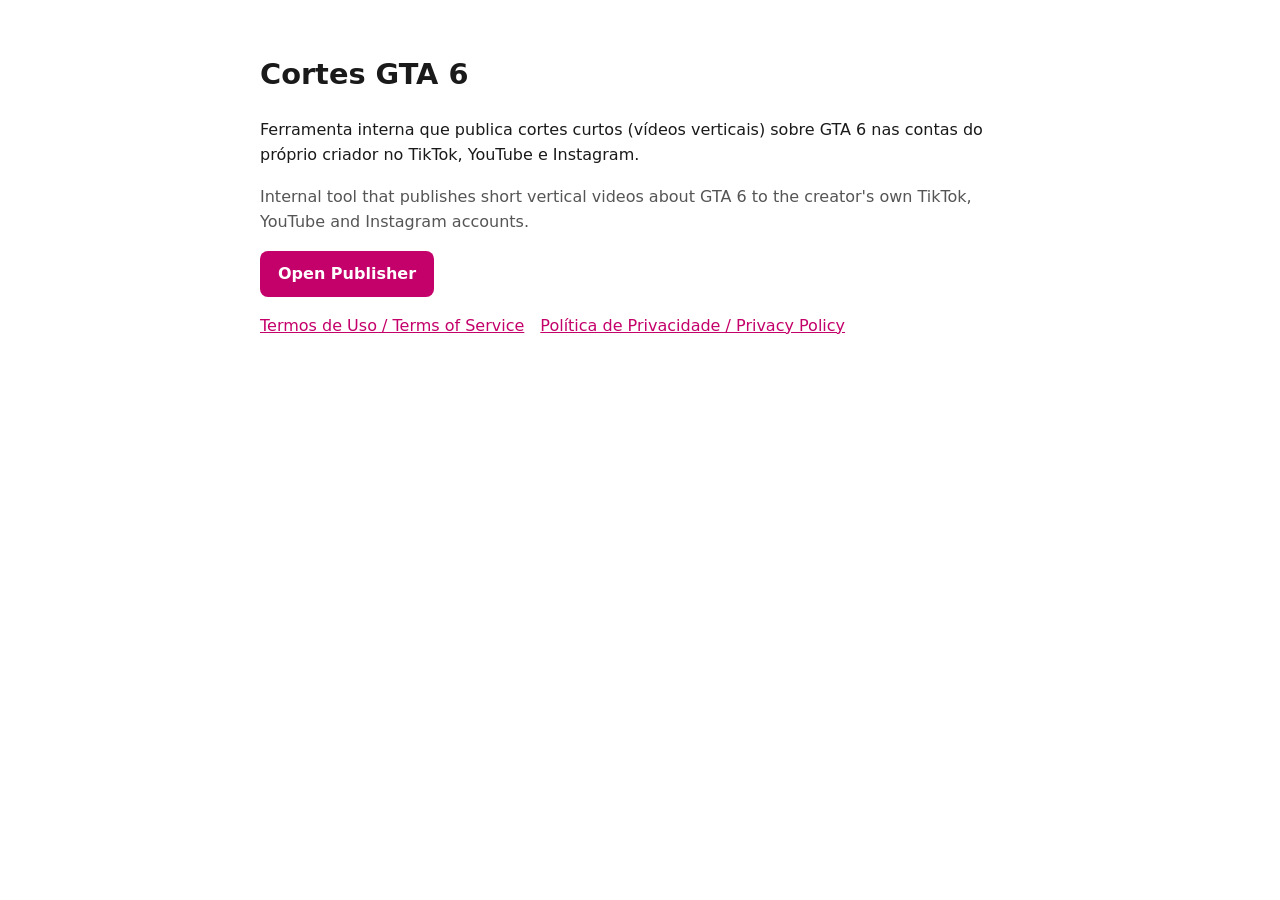
<file: index.html>
<!doctype html><html lang="pt-BR"><head><meta charset="utf-8"><meta name="viewport" content="width=device-width,initial-scale=1">
<title>Cortes GTA 6</title><link rel="stylesheet" href="style.css"></head><body>
<h1>Cortes GTA 6</h1>
<p>Ferramenta interna que publica cortes curtos (vídeos verticais) sobre GTA 6 nas contas do próprio criador no TikTok, YouTube e Instagram.</p>
<p class="muted" lang="en">Internal tool that publishes short vertical videos about GTA 6 to the creator's own TikTok, YouTube and Instagram accounts.</p>
<p><a href="app/" style="display:inline-block;background:var(--accent);color:#fff;padding:10px 18px;border-radius:8px;text-decoration:none;font-weight:600">Open Publisher</a></p>
<nav><a href="termos.html">Termos de Uso / Terms of Service</a><a href="privacidade.html">Política de Privacidade / Privacy Policy</a></nav>
</body></html>
</file>
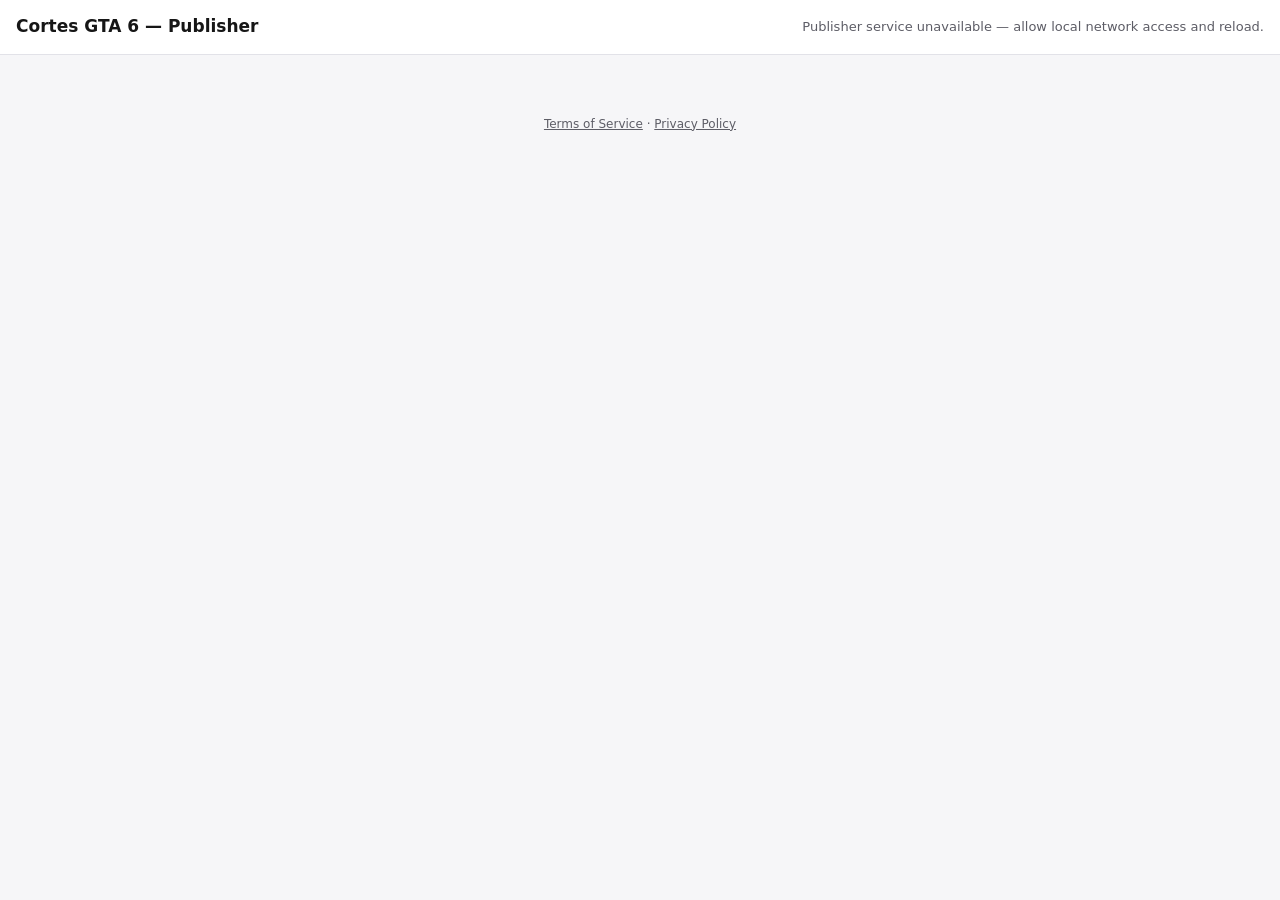
<file: app/index.html>
<!doctype html>
<html lang="en">
<head>
<meta charset="utf-8">
<meta name="viewport" content="width=device-width,initial-scale=1">
<meta name="robots" content="noindex">
<title>Cortes GTA 6 Publisher</title>
<style>
:root{--bg:#f6f6f8;--card:#fff;--fg:#161616;--muted:#5d5d66;--line:#e2e2e8;--accent:#fe2c55;--ok:#0a8f5a;--warn:#b25b00}
@media (prefers-color-scheme:dark){:root{--bg:#111114;--card:#1b1b20;--fg:#f1f1f3;--muted:#a3a3ad;--line:#2c2c34}}
*{box-sizing:border-box}
body{margin:0;background:var(--bg);color:var(--fg);font:15px/1.5 system-ui,sans-serif}
header{display:flex;align-items:center;gap:12px;padding:14px 16px;border-bottom:1px solid var(--line);background:var(--card)}
header h1{font-size:17px;margin:0}
header .sp{flex:1}
main{max-width:980px;margin:0 auto;padding:20px 16px;display:grid;gap:16px}
.card{background:var(--card);border:1px solid var(--line);border-radius:12px;padding:16px}
.card h2{font-size:15px;margin:0 0 12px}
.row{display:flex;gap:16px;flex-wrap:wrap}
.col{flex:1 1 300px;min-width:0}
button{font:inherit;border:0;border-radius:8px;padding:10px 16px;cursor:pointer;background:var(--accent);color:#fff;font-weight:600}
button.sec{background:transparent;color:var(--fg);border:1px solid var(--line)}
button:disabled{opacity:.45;cursor:not-allowed}
.creator{display:flex;align-items:center;gap:12px}
.creator img{width:48px;height:48px;border-radius:50%;object-fit:cover;background:var(--line)}
.stats{display:flex;gap:18px;margin-top:10px;color:var(--muted);font-size:13px}
.stats b{color:var(--fg);font-size:15px;display:block}
label{display:block;font-weight:600;margin:12px 0 6px}
select,textarea{width:100%;font:inherit;padding:9px 10px;border-radius:8px;border:1px solid var(--line);background:var(--bg);color:var(--fg)}
textarea{min-height:110px;resize:vertical}
.check{display:flex;align-items:center;gap:8px;font-weight:400;margin:6px 0}
.check input{width:18px;height:18px}
.check.dis{color:var(--muted)}
.clips{display:grid;grid-template-columns:repeat(auto-fill,minmax(120px,1fr));gap:10px}
.clip{border:2px solid transparent;border-radius:10px;padding:0;background:none;color:var(--fg);text-align:left;font-weight:400}
.clip video{width:100%;aspect-ratio:9/16;object-fit:cover;border-radius:8px;display:block;background:#000}
.clip span{font-size:12px;display:block;padding:4px 2px}
.clip.sel{border-color:var(--accent)}
.preview video{width:100%;max-width:300px;aspect-ratio:9/16;border-radius:10px;background:#000;display:block}
.note{font-size:13px;color:var(--muted)}
.toggle{display:flex;align-items:center;justify-content:space-between;margin-top:14px}
.hint{font-size:13px;color:var(--warn);margin-top:6px}
.status{padding:10px 12px;border-radius:8px;background:var(--bg);border:1px solid var(--line);font-size:14px}
.status.ok{color:var(--ok)}
.vids{display:grid;grid-template-columns:repeat(auto-fill,minmax(110px,1fr));gap:10px}
.vids a{color:var(--fg);font-size:12px;text-decoration:none}
.vids img{width:100%;aspect-ratio:9/16;object-fit:cover;border-radius:8px}
footer{text-align:center;font-size:12px;color:var(--muted);padding:20px}
footer a{color:var(--muted)}
</style>
</head>
<body>
<header>
  <h1>Cortes GTA 6 — Publisher</h1><div class="sp"></div>
  <span id="conn" class="note">Checking connection…</span>
  <button id="btnLogin" hidden>Log in with TikTok</button>
</header>
<main>
  <section class="card" id="cardCreator" hidden>
    <h2>Posting to</h2>
    <div class="creator"><img id="avatar" alt=""><div><div id="nick" style="font-weight:700"></div><div id="user" class="note"></div><div id="bio" class="note"></div></div></div>
    <div class="stats">
      <div><b id="sFollowers">–</b>Followers</div><div><b id="sFollowing">–</b>Following</div>
      <div><b id="sLikes">–</b>Likes</div><div><b id="sVideos">–</b>Videos</div>
    </div>
  </section>

  <section class="card" id="cardPost" hidden>
    <h2>1. Choose a clip</h2>
    <div class="clips" id="clips"></div>
    <div class="row" style="margin-top:16px">
      <div class="col preview"><h2>2. Preview</h2><video id="preview" controls playsinline></video><div id="durNote" class="note"></div></div>
      <div class="col">
        <h2>3. Post settings</h2>
        <label for="caption">Title / caption</label>
        <textarea id="caption" maxlength="2200"></textarea>
        <label for="privacy">Who can view this video</label>
        <select id="privacy"><option value="" selected disabled>Select privacy</option></select>
        <label>Allow users to</label>
        <div class="check" id="wComment"><input type="checkbox" id="cComment"><span>Comment</span></div>
        <div class="check" id="wDuet"><input type="checkbox" id="cDuet"><span>Duet</span></div>
        <div class="check" id="wStitch"><input type="checkbox" id="cStitch"><span>Stitch</span></div>
        <div class="toggle"><strong>Disclose video content</strong><input type="checkbox" id="disclose" style="width:20px;height:20px"></div>
        <div id="discloseBox" hidden>
          <div class="note">Turn on to disclose that this video promotes goods or services in exchange for something of value.</div>
          <div class="check"><input type="checkbox" id="yourBrand"><span>Your brand — you are promoting yourself or your own business.</span></div>
          <div class="check" id="wBranded"><input type="checkbox" id="branded"><span>Branded content — you are promoting another brand or a third party.</span></div>
          <div id="labelNote" class="hint" hidden></div>
        </div>
        <p class="note" id="consent"></p>
        <button id="btnPost" disabled>Post to TikTok</button>
        <div id="postHint" class="hint" hidden></div>
      </div>
    </div>
  </section>

  <section class="card" id="cardStatus" hidden>
    <h2>Post status</h2>
    <div id="status" class="status"></div>
    <p class="note">After you finish publishing, it may take a few minutes for your video to be processed and appear on your TikTok profile.</p>
  </section>

  <section class="card" id="cardVideos" hidden>
    <h2>Your public videos on TikTok</h2>
    <div class="vids" id="vids"></div>
  </section>
</main>
<footer><a href="../termos.html">Terms of Service</a> · <a href="../privacidade.html">Privacy Policy</a></footer>
<script>
const API = 'http://localhost:8787/api';
const MEDIA = new URL('../media/', location.href).href;
const CLIPS = [
  ['03-ps5-pro-nao-salva','PS5 Pro e GTA 6'],['05-marketing-da-rockstar','Marketing da Rockstar'],
  ['01-30fps-ele-ja-sabia','GTA 6 a 30 FPS'],['02-gta6-no-xbox-one','GTA 6 no Xbox One'],['04-fisica-absurda','Física do GTA 6']];
const PRIV = {PUBLIC_TO_EVERYONE:'Everyone',MUTUAL_FOLLOW_FRIENDS:'Friends',FOLLOWER_OF_CREATOR:'Followers',SELF_ONLY:'Only me'};
const MUSIC = '<a href="https://www.tiktok.com/legal/page/global/music-usage-confirmation/en" target="_blank" rel="noopener">Music Usage Confirmation</a>';
const BCP = '<a href="https://www.tiktok.com/legal/page/global/bc-policy/en" target="_blank" rel="noopener">Branded Content Policy</a>';
const $ = (id) => document.getElementById(id);
let creator = null, clip = null;

async function api(path, opts) {
  const ctl = new AbortController(); const t = setTimeout(() => ctl.abort(), 60000);
  const r = await fetch(API + path, { ...opts, signal: ctl.signal }).finally(() => clearTimeout(t));
  const j = await r.json();
  if (!r.ok) throw new Error(j.error || r.status);
  return j;
}

async function init() {
  try {
    const { connected } = await api('/status');
    if (!connected) { $('conn').textContent = 'Not connected'; $('btnLogin').hidden = false; return; }
    $('conn').textContent = 'Connected with TikTok';
    $('btnLogin').hidden = false; $('btnLogin').textContent = 'Log in with another TikTok account'; $('btnLogin').className = 'sec';
    await loadCreator();
  } catch (e) { $('conn').textContent = 'Publisher service unavailable — allow local network access and reload.'; }
}

$('btnLogin').onclick = async () => {
  const { url } = await api('/connect', { method: 'POST' });
  location.href = url;
};

async function loadCreator() {
  creator = await api('/creator');
  $('cardCreator').hidden = $('cardPost').hidden = $('cardVideos').hidden = false;
  $('avatar').src = creator.creator_avatar_url;
  $('nick').textContent = creator.creator_nickname;
  $('user').textContent = '@' + creator.creator_username;
  for (const o of creator.privacy_level_options) $('privacy').add(new Option(PRIV[o] || o, o));
  for (const [k, w] of [['comment_disabled','wComment'],['duet_disabled','wDuet'],['stitch_disabled','wStitch']])
    if (creator[k]) { $(w).classList.add('dis'); $(w).querySelector('input').disabled = true; $(w).title = 'Disabled in your TikTok settings'; }
  renderClips(); update();
  api('/stats').then(({ user }) => {
    $('bio').textContent = user.bio_description || '';
    $('sFollowers').textContent = user.follower_count; $('sFollowing').textContent = user.following_count;
    $('sLikes').textContent = user.likes_count; $('sVideos').textContent = user.video_count;
  }).catch(() => {});
  loadVideos();
}

async function loadVideos() {
  const { videos = [] } = await api('/videos').catch(() => ({}));
  $('vids').innerHTML = videos.length ? '' : '<p class="note">No public videos yet.</p>';
  for (const v of videos) {
    const a = document.createElement('a'); a.href = v.share_url; a.target = '_blank';
    a.innerHTML = `<img src="${v.cover_image_url}" alt=""><div>${(v.title || '').slice(0, 40)}</div>`;
    $('vids').append(a);
  }
}

function renderClips() {
  for (const [id, name] of CLIPS) {
    const b = document.createElement('button'); b.className = 'clip';
    b.innerHTML = `<video src="${MEDIA}${id}.mp4#t=1.5" muted preload="metadata"></video><span>${name}</span>`;
    b.onclick = () => { document.querySelectorAll('.clip').forEach((x) => x.classList.remove('sel')); b.classList.add('sel'); pick(id); };
    $('clips').append(b);
  }
}

function pick(id) {
  clip = id; $('preview').src = MEDIA + id + '.mp4';
  $('preview').onloadedmetadata = () => {
    const d = $('preview').duration, max = creator.max_video_post_duration_sec;
    $('durNote').textContent = d > max ? `This video is ${Math.round(d)}s; your account allows up to ${max}s.` : `Duration ${Math.round(d)}s (limit ${max}s).`;
    update();
  };
  update();
}

function update() {
  const disclose = $('disclose').checked, yb = $('yourBrand').checked, bc = $('branded').checked;
  $('discloseBox').hidden = !disclose;
  const onlyMe = [...$('privacy').options].find((o) => o.value === 'SELF_ONLY');
  if (onlyMe) { onlyMe.disabled = disclose && bc; onlyMe.title = onlyMe.disabled ? 'Branded content visibility cannot be set to private' : ''; }
  const privMe = $('privacy').value === 'SELF_ONLY';
  $('branded').disabled = privMe; $('wBranded').title = privMe ? 'Visibility for branded content can\'t be private' : '';
  if (privMe && bc) $('branded').checked = false;
  const note = $('labelNote');
  note.hidden = !(disclose && (yb || bc));
  note.textContent = bc ? "Your photo/video will be labeled as 'Paid partnership'" : "Your photo/video will be labeled as 'Promotional content'";
  $('consent').innerHTML = disclose && bc ? `By posting, you agree to TikTok's ${BCP} and ${MUSIC}` : `By posting, you agree to TikTok's ${MUSIC}`;
  const tooLong = $('preview').duration > (creator?.max_video_post_duration_sec ?? Infinity);
  const needDisclosure = disclose && !yb && !bc;
  $('btnPost').disabled = !clip || !$('privacy').value || needDisclosure || tooLong;
  $('btnPost').title = needDisclosure ? 'You need to indicate if your content promotes yourself, a third party, or both' : '';
  $('postHint').hidden = !needDisclosure; $('postHint').textContent = $('btnPost').title;
}
['privacy','disclose','yourBrand','branded'].forEach((id) => $(id).addEventListener('change', update));

$('btnPost').onclick = async () => {
  $('btnPost').disabled = true;
  $('cardStatus').hidden = false; $('status').className = 'status'; $('status').textContent = 'Sending your video to TikTok…';
  try {
    const r = await api('/publish', { method: 'POST', headers: { 'Content-Type': 'application/json' }, body: JSON.stringify({
      video_url: MEDIA + clip + '.mp4', caption: $('caption').value, privacy_level: $('privacy').value,
      disable_comment: !$('cComment').checked, disable_duet: !$('cDuet').checked, disable_stitch: !$('cStitch').checked,
      brand_content_toggle: $('disclose').checked && $('branded').checked, brand_organic_toggle: $('disclose').checked && $('yourBrand').checked }) });
    const id = r.publish_id || r.data?.publish_id;
    if (!id) throw new Error(JSON.stringify(r).slice(0, 200));
    poll(id, 0);
  } catch (e) { $('status').textContent = 'Could not post: ' + e.message; update(); }
};

async function poll(id, n) {
  try {
    const s = await api('/publish-status?id=' + encodeURIComponent(id));
    const st = s.status || 'UNKNOWN';
    const label = { PROCESSING_DOWNLOAD:'TikTok is downloading your video…', PROCESSING_UPLOAD:'Uploading…', SEND_TO_USER_INBOX:'Sent to your TikTok inbox.', PUBLISH_COMPLETE:'Published! Your video is live on TikTok.', FAILED:'Failed: ' + (s.fail_reason || 'unknown') }[st] || st;
    $('status').textContent = label;
    if (st === 'PUBLISH_COMPLETE') { $('status').className = 'status ok'; loadVideos(); return; }
    if (st === 'FAILED') return;
  } catch (e) { $('status').textContent = 'Checking status… (' + e.message + ')'; }
  if (n < 40) setTimeout(() => poll(id, n + 1), Math.min(3000 * 2 ** Math.min(n, 3), 20000));
}
init();
</script>
</body>
</html>
</file>
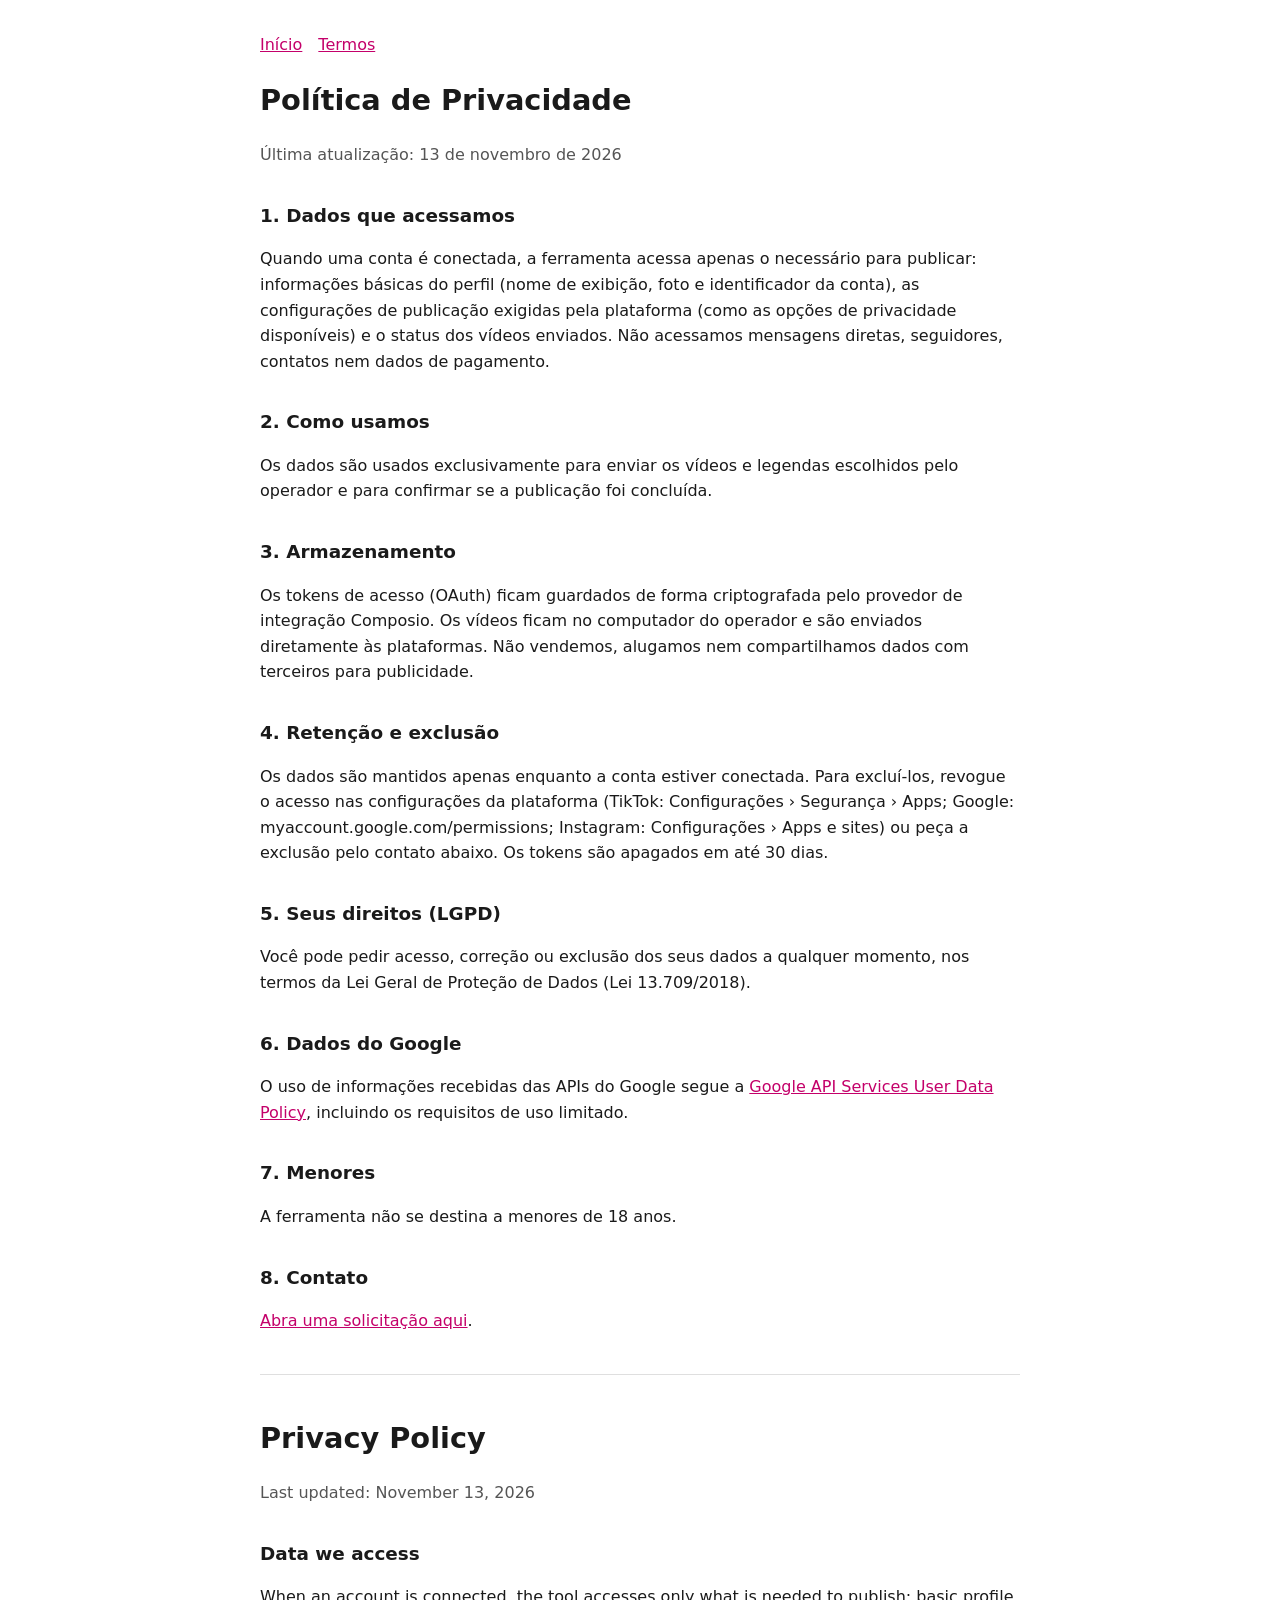
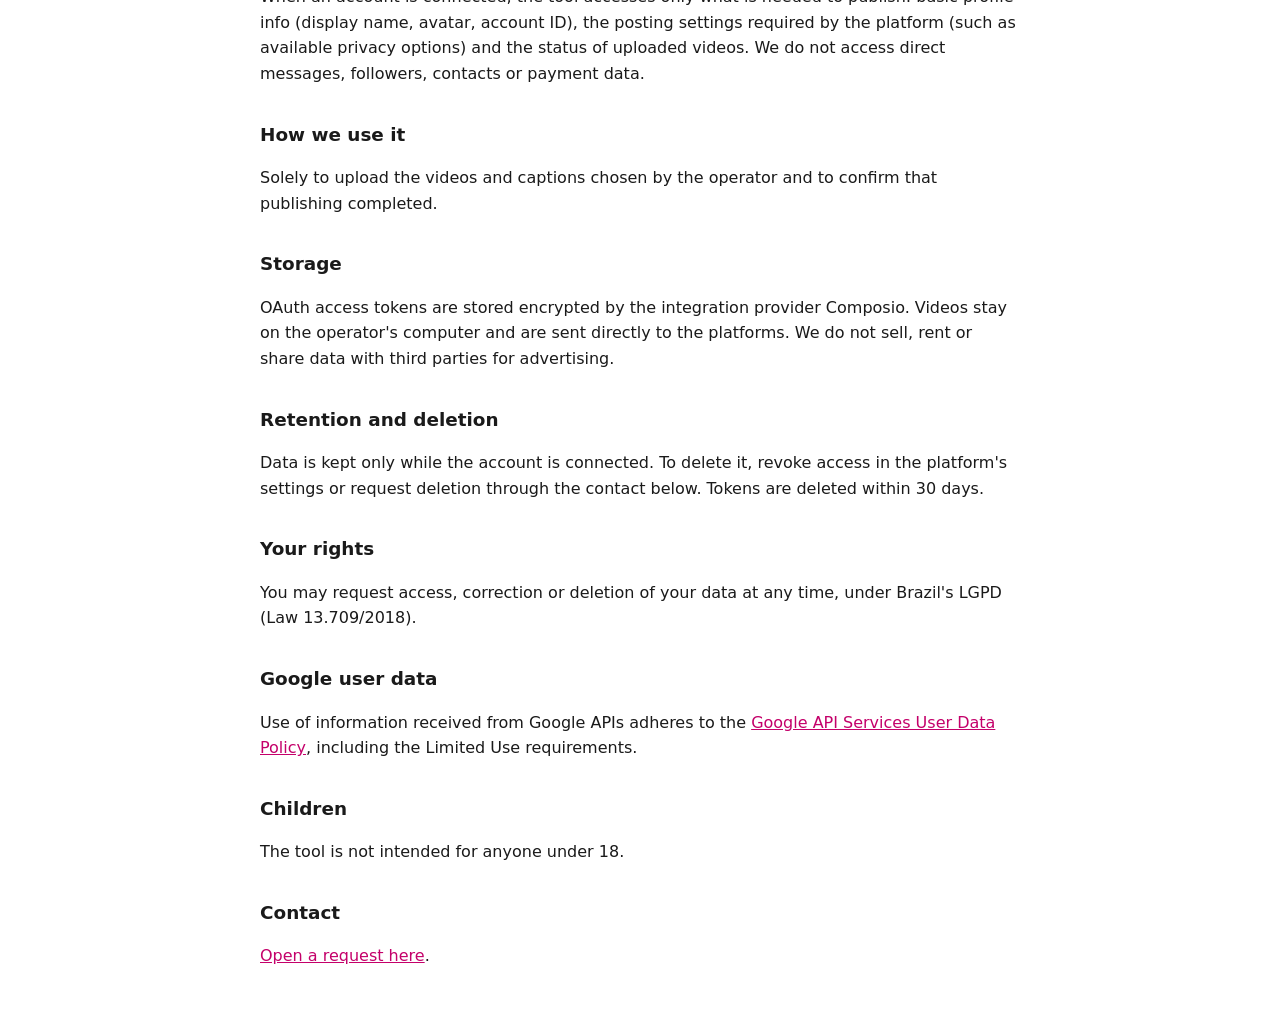
<file: privacidade.html>
<!doctype html><html lang="pt-BR"><head><meta charset="utf-8"><meta name="viewport" content="width=device-width,initial-scale=1">
<title>Política de Privacidade</title><link rel="stylesheet" href="style.css"></head><body>
<nav><a href="index.html">Início</a><a href="termos.html">Termos</a></nav>
<h1>Política de Privacidade</h1><p class="muted">Última atualização: 13 de novembro de 2026</p>
<h2>1. Dados que acessamos</h2><p>Quando uma conta é conectada, a ferramenta acessa apenas o necessário para publicar: informações básicas do perfil (nome de exibição, foto e identificador da conta), as configurações de publicação exigidas pela plataforma (como as opções de privacidade disponíveis) e o status dos vídeos enviados. Não acessamos mensagens diretas, seguidores, contatos nem dados de pagamento.</p>
<h2>2. Como usamos</h2><p>Os dados são usados exclusivamente para enviar os vídeos e legendas escolhidos pelo operador e para confirmar se a publicação foi concluída.</p>
<h2>3. Armazenamento</h2><p>Os tokens de acesso (OAuth) ficam guardados de forma criptografada pelo provedor de integração Composio. Os vídeos ficam no computador do operador e são enviados diretamente às plataformas. Não vendemos, alugamos nem compartilhamos dados com terceiros para publicidade.</p>
<h2>4. Retenção e exclusão</h2><p>Os dados são mantidos apenas enquanto a conta estiver conectada. Para excluí-los, revogue o acesso nas configurações da plataforma (TikTok: Configurações › Segurança › Apps; Google: myaccount.google.com/permissions; Instagram: Configurações › Apps e sites) ou peça a exclusão pelo contato abaixo. Os tokens são apagados em até 30 dias.</p>
<h2>5. Seus direitos (LGPD)</h2><p>Você pode pedir acesso, correção ou exclusão dos seus dados a qualquer momento, nos termos da Lei Geral de Proteção de Dados (Lei 13.709/2018).</p>
<h2>6. Dados do Google</h2><p>O uso de informações recebidas das APIs do Google segue a <a href="https://developers.google.com/terms/api-services-user-data-policy">Google API Services User Data Policy</a>, incluindo os requisitos de uso limitado.</p>
<h2>7. Menores</h2><p>A ferramenta não se destina a menores de 18 anos.</p>
<h2>8. Contato</h2><p><a href="https://github.com/caiovie/cortes-gta6-legal/issues">Abra uma solicitação aqui</a>.</p>
<hr>
<div lang="en">
<h1>Privacy Policy</h1><p class="muted">Last updated: November 13, 2026</p>
<h2>Data we access</h2><p>When an account is connected, the tool accesses only what is needed to publish: basic profile info (display name, avatar, account ID), the posting settings required by the platform (such as available privacy options) and the status of uploaded videos. We do not access direct messages, followers, contacts or payment data.</p>
<h2>How we use it</h2><p>Solely to upload the videos and captions chosen by the operator and to confirm that publishing completed.</p>
<h2>Storage</h2><p>OAuth access tokens are stored encrypted by the integration provider Composio. Videos stay on the operator's computer and are sent directly to the platforms. We do not sell, rent or share data with third parties for advertising.</p>
<h2>Retention and deletion</h2><p>Data is kept only while the account is connected. To delete it, revoke access in the platform's settings or request deletion through the contact below. Tokens are deleted within 30 days.</p>
<h2>Your rights</h2><p>You may request access, correction or deletion of your data at any time, under Brazil's LGPD (Law 13.709/2018).</p>
<h2>Google user data</h2><p>Use of information received from Google APIs adheres to the <a href="https://developers.google.com/terms/api-services-user-data-policy">Google API Services User Data Policy</a>, including the Limited Use requirements.</p>
<h2>Children</h2><p>The tool is not intended for anyone under 18.</p>
<h2>Contact</h2><p><a href="https://github.com/caiovie/cortes-gta6-legal/issues">Open a request here</a>.</p>
</div>
</body></html>
</file>
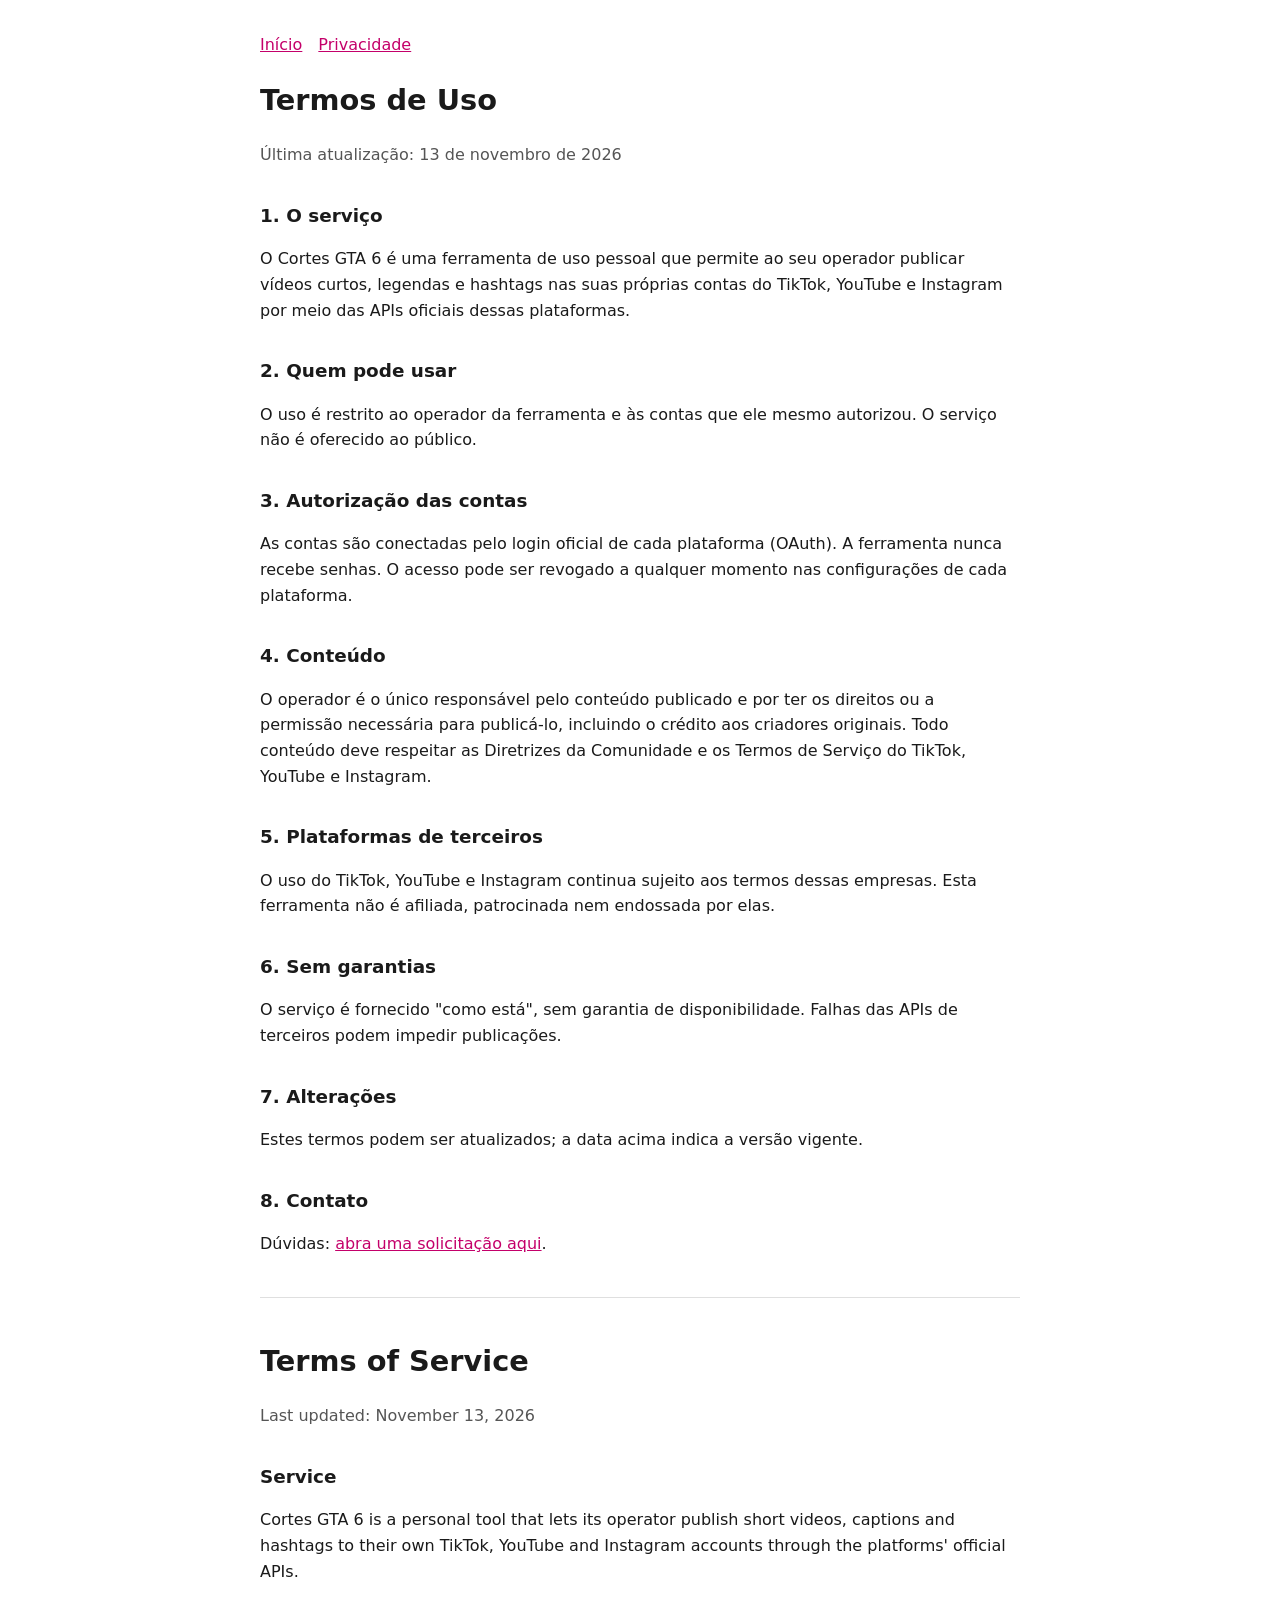
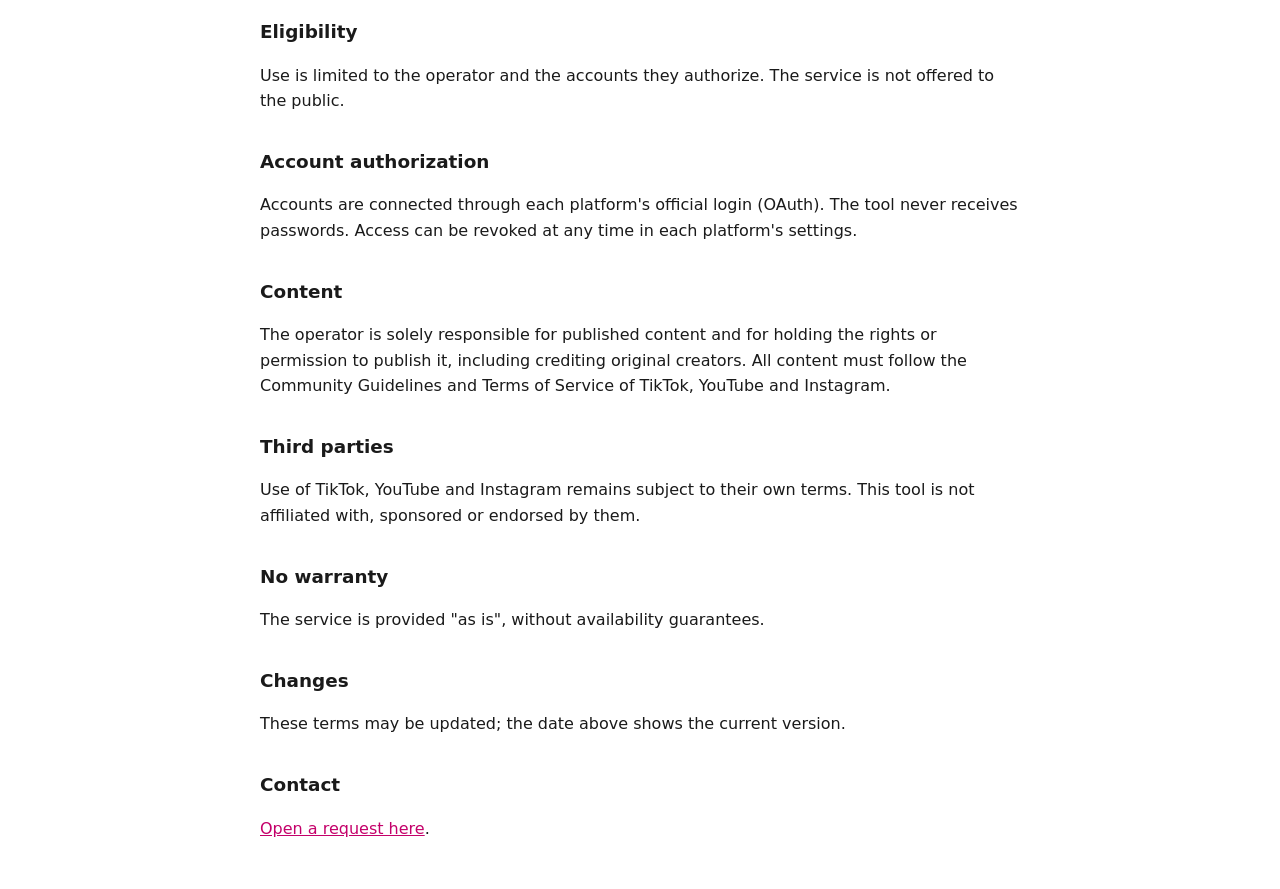
<file: termos.html>
<!doctype html><html lang="pt-BR"><head><meta charset="utf-8"><meta name="viewport" content="width=device-width,initial-scale=1">
<title>Termos de Uso</title><link rel="stylesheet" href="style.css"></head><body>
<nav><a href="index.html">Início</a><a href="privacidade.html">Privacidade</a></nav>
<h1>Termos de Uso</h1><p class="muted">Última atualização: 13 de novembro de 2026</p>
<h2>1. O serviço</h2><p>O Cortes GTA 6 é uma ferramenta de uso pessoal que permite ao seu operador publicar vídeos curtos, legendas e hashtags nas suas próprias contas do TikTok, YouTube e Instagram por meio das APIs oficiais dessas plataformas.</p>
<h2>2. Quem pode usar</h2><p>O uso é restrito ao operador da ferramenta e às contas que ele mesmo autorizou. O serviço não é oferecido ao público.</p>
<h2>3. Autorização das contas</h2><p>As contas são conectadas pelo login oficial de cada plataforma (OAuth). A ferramenta nunca recebe senhas. O acesso pode ser revogado a qualquer momento nas configurações de cada plataforma.</p>
<h2>4. Conteúdo</h2><p>O operador é o único responsável pelo conteúdo publicado e por ter os direitos ou a permissão necessária para publicá-lo, incluindo o crédito aos criadores originais. Todo conteúdo deve respeitar as Diretrizes da Comunidade e os Termos de Serviço do TikTok, YouTube e Instagram.</p>
<h2>5. Plataformas de terceiros</h2><p>O uso do TikTok, YouTube e Instagram continua sujeito aos termos dessas empresas. Esta ferramenta não é afiliada, patrocinada nem endossada por elas.</p>
<h2>6. Sem garantias</h2><p>O serviço é fornecido "como está", sem garantia de disponibilidade. Falhas das APIs de terceiros podem impedir publicações.</p>
<h2>7. Alterações</h2><p>Estes termos podem ser atualizados; a data acima indica a versão vigente.</p>
<h2>8. Contato</h2><p>Dúvidas: <a href="https://github.com/caiovie/cortes-gta6-legal/issues">abra uma solicitação aqui</a>.</p>
<hr>
<div lang="en">
<h1>Terms of Service</h1><p class="muted">Last updated: November 13, 2026</p>
<h2>Service</h2><p>Cortes GTA 6 is a personal tool that lets its operator publish short videos, captions and hashtags to their own TikTok, YouTube and Instagram accounts through the platforms' official APIs.</p>
<h2>Eligibility</h2><p>Use is limited to the operator and the accounts they authorize. The service is not offered to the public.</p>
<h2>Account authorization</h2><p>Accounts are connected through each platform's official login (OAuth). The tool never receives passwords. Access can be revoked at any time in each platform's settings.</p>
<h2>Content</h2><p>The operator is solely responsible for published content and for holding the rights or permission to publish it, including crediting original creators. All content must follow the Community Guidelines and Terms of Service of TikTok, YouTube and Instagram.</p>
<h2>Third parties</h2><p>Use of TikTok, YouTube and Instagram remains subject to their own terms. This tool is not affiliated with, sponsored or endorsed by them.</p>
<h2>No warranty</h2><p>The service is provided "as is", without availability guarantees.</p>
<h2>Changes</h2><p>These terms may be updated; the date above shows the current version.</p>
<h2>Contact</h2><p><a href="https://github.com/caiovie/cortes-gta6-legal/issues">Open a request here</a>.</p>
</div>
</body></html>
</file>
<file: style.css>
:root{--bg:#fff;--fg:#1a1a1a;--muted:#555;--accent:#c4006a}
@media (prefers-color-scheme:dark){:root{--bg:#111;--fg:#eee;--muted:#aaa;--accent:#ff4fa8}}
body{background:var(--bg);color:var(--fg);font:16px/1.6 system-ui,sans-serif;max-width:760px;margin:0 auto;padding:32px 16px}
h1{font-size:1.8rem}h2{font-size:1.15rem;margin-top:1.8em}a{color:var(--accent)}.muted{color:var(--muted)}
nav a{margin-right:16px}hr{border:0;border-top:1px solid #8884;margin:40px 0}
</file>
